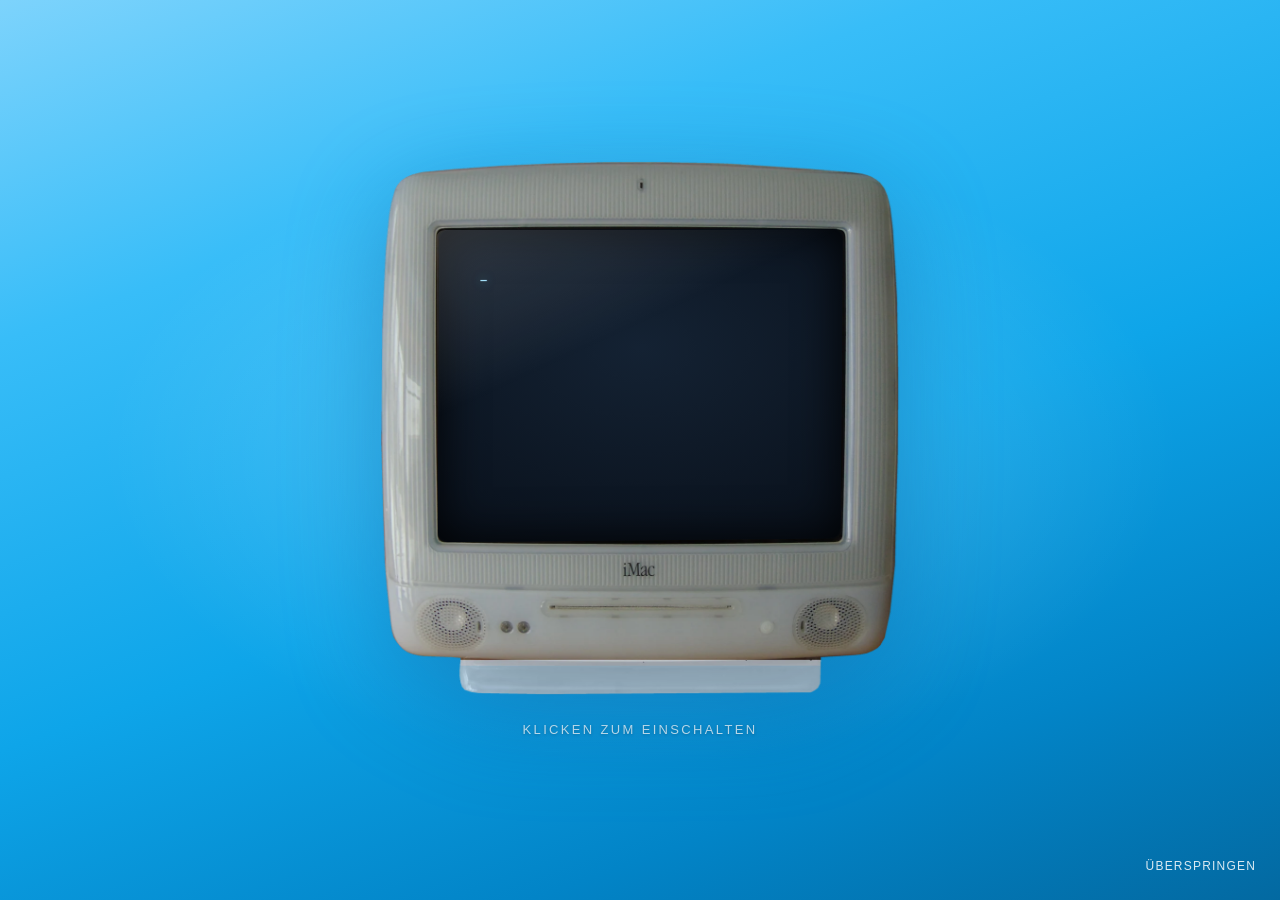
<file: index.html>
<!doctype html>
<html lang="de-CH" class="no-js">
<head>
  <meta charset="utf-8">
  <meta name="viewport" content="width=device-width, initial-scale=1, viewport-fit=cover">
  <title>Matteo Lehnert, Plattformentwickler in Zürich</title>
  <meta name="description" content="Matteo Lehnert, Informatiker EFZ Plattformentwicklung in Ausbildung bei Sunrise in Zürich. Netzwerk, Linux und Automatisierung. Projekte, Werdegang und Kontakt.">
  <meta name="keywords" content="Matteo Lehnert, Plattformentwickler, Informatiker EFZ, Plattformentwicklung, Sunrise, Zürich, Netzwerk, Linux, Ansible, Terraform, Portfolio">
  <meta name="author" content="Matteo Lehnert">
  <meta name="robots" content="index, follow, max-image-preview:large">
  <meta name="theme-color" content="#0ea5e9">
  <meta name="format-detection" content="telephone=no">
  <link rel="canonical" href="https://matteolehnert.com/">
  <link rel="alternate" hreflang="de-CH" href="https://matteolehnert.com/">
  <link rel="alternate" hreflang="x-default" href="https://matteolehnert.com/">

  <meta name="geo.region" content="CH-ZH">
  <meta name="geo.placename" content="Zürich">

  <meta property="og:type" content="profile">
  <meta property="og:site_name" content="Matteo Lehnert">
  <meta property="og:url" content="https://matteolehnert.com/">
  <meta property="og:title" content="Matteo Lehnert, Plattformentwickler in Zürich">
  <meta property="og:description" content="Informatiker EFZ Plattformentwicklung in Ausbildung bei Sunrise in Zürich. Projekte, Werdegang und Kontakt.">
  <meta property="og:image" content="https://matteolehnert.com/og.png">
  <meta property="og:image:width" content="1200">
  <meta property="og:image:height" content="630">
  <meta property="og:image:alt" content="Matteo Lehnert, Plattformentwickler in Zürich">
  <meta property="og:locale" content="de_CH">
  <meta property="profile:first_name" content="Matteo">
  <meta property="profile:last_name" content="Lehnert">
  <meta name="twitter:card" content="summary_large_image">
  <meta name="twitter:title" content="Matteo Lehnert, Plattformentwickler in Zürich">
  <meta name="twitter:description" content="Informatiker EFZ Plattformentwicklung in Ausbildung bei Sunrise in Zürich.">
  <meta name="twitter:image" content="https://matteolehnert.com/og.png">

  <link rel="icon" href="favicon.svg" type="image/svg+xml">
  <link rel="apple-touch-icon" href="apple-touch-icon.png">
  <link rel="manifest" href="site.webmanifest">
  <link rel="preload" href="assets/fonts/geist-mono.woff2" as="font" type="font/woff2" crossorigin>
  <link rel="stylesheet" href="assets/css/site.css?v=4">

  <script>
    document.documentElement.classList.replace('no-js', 'js');
    try { if (sessionStorage.getItem('ml-booted')) document.documentElement.classList.add('booted'); } catch (e) {}
  </script>
  <script type="module" src="assets/js/main.js?v=4"></script>

  <script type="application/ld+json">
  {
    "@context": "https://schema.org",
    "@graph": [
      {
        "@type": "Person",
        "@id": "https://matteolehnert.com/#person",
        "name": "Matteo Lehnert",
        "givenName": "Matteo",
        "familyName": "Lehnert",
        "url": "https://matteolehnert.com/",
        "image": "https://matteolehnert.com/assets/img/portrait.jpg",
        "jobTitle": "Informatiker EFZ Plattformentwicklung (in Ausbildung)",
        "worksFor": { "@type": "Organization", "name": "Sunrise", "url": "https://www.sunrise.ch/" },
        "alumniOf": { "@type": "EducationalOrganization", "name": "BBW Berufsbildungsschule Winterthur" },
        "address": { "@type": "PostalAddress", "addressLocality": "Zürich", "addressRegion": "ZH", "addressCountry": "CH" },
        "email": "mailto:matteolehnert@gmail.com",
        "knowsLanguage": ["de", "en"],
        "knowsAbout": ["Netzwerktechnik", "Routing", "BGP", "OSPF", "MPLS", "Linux", "Ansible", "Terraform", "OpenStack", "Docker", "Python", "React"],
        "sameAs": ["https://github.com/MatteoLehn", "https://www.linkedin.com/in/matteo-lehnert/", "https://www.instagram.com/matteo.lhnt/"]
      },
      {
        "@type": "WebSite",
        "@id": "https://matteolehnert.com/#website",
        "url": "https://matteolehnert.com/",
        "name": "Matteo Lehnert",
        "inLanguage": "de-CH",
        "author": { "@id": "https://matteolehnert.com/#person" }
      },
      {
        "@type": "ProfilePage",
        "url": "https://matteolehnert.com/",
        "name": "Matteo Lehnert, Plattformentwickler in Zürich",
        "inLanguage": "de-CH",
        "mainEntity": { "@id": "https://matteolehnert.com/#person" },
        "isPartOf": { "@id": "https://matteolehnert.com/#website" }
      }
    ]
  }
  </script>
</head>
<body>
  <svg class="defs" aria-hidden="true" width="0" height="0">
    <defs>
      <linearGradient id="g-folder" x1="0" y1="0" x2="0" y2="1"><stop offset="0" stop-color="#9fd6fb"/><stop offset=".55" stop-color="#4aa3ef"/><stop offset="1" stop-color="#2a7fd6"/></linearGradient>
      <linearGradient id="g-folder-tab" x1="0" y1="0" x2="0" y2="1"><stop offset="0" stop-color="#7cc0f5"/><stop offset="1" stop-color="#3d8fe0"/></linearGradient>
      <linearGradient id="g-paper" x1="0" y1="0" x2="0" y2="1"><stop offset="0" stop-color="#ffffff"/><stop offset="1" stop-color="#e4e4e4"/></linearGradient>
      <linearGradient id="g-term" x1="0" y1="0" x2="0" y2="1"><stop offset="0" stop-color="#4a4f57"/><stop offset=".5" stop-color="#1c1f24"/><stop offset="1" stop-color="#0b0c0e"/></linearGradient>
      <linearGradient id="g-gloss" x1="0" y1="0" x2="0" y2="1"><stop offset="0" stop-color="#fff" stop-opacity=".75"/><stop offset="1" stop-color="#fff" stop-opacity="0"/></linearGradient>
    </defs>
    <symbol id="i-folder" viewBox="0 0 64 64">
      <path d="M5 14a3 3 0 0 1 3-3h15l5 5h28a3 3 0 0 1 3 3v4H5z" fill="url(#g-folder-tab)" stroke="#1d5fa8"/>
      <path d="M5 20h54v31a3 3 0 0 1-3 3H8a3 3 0 0 1-3-3z" fill="url(#g-folder)" stroke="#1d5fa8"/>
      <path d="M7 22h50v9H7z" fill="url(#g-gloss)"/>
    </symbol>
    <symbol id="i-doc" viewBox="0 0 64 64">
      <path d="M14 5h26l12 12v42H14z" fill="url(#g-paper)" stroke="#8b8b8b"/>
      <path d="M40 5v12h12" fill="#f2f2f2" stroke="#8b8b8b"/>
      <path d="M20 26h24M20 32h24M20 38h24M20 44h16" stroke="#b5b5b5" stroke-width="2" stroke-linecap="round"/>
    </symbol>
    <symbol id="i-term" viewBox="0 0 64 64">
      <rect x="6" y="9" width="52" height="46" rx="7" fill="url(#g-term)" stroke="#000"/>
      <path d="M17 25l8 7-8 7M30 41h14" fill="none" stroke="#7dff9c" stroke-width="3" stroke-linecap="round" stroke-linejoin="round"/>
      <rect x="8" y="11" width="48" height="14" rx="5" fill="url(#g-gloss)" opacity=".35"/>
    </symbol>
    <symbol id="i-mail" viewBox="0 0 64 64">
      <rect x="6" y="14" width="52" height="36" rx="4" fill="url(#g-paper)" stroke="#8b8b8b"/>
      <path d="M7 16l25 19 25-19" fill="none" stroke="#8b8b8b" stroke-width="2"/>
      <rect x="44" y="18" width="9" height="10" rx="1" fill="url(#g-folder)" stroke="#1d5fa8"/>
    </symbol>
    <symbol id="i-user" viewBox="0 0 64 64">
      <circle cx="32" cy="32" r="26" fill="url(#g-folder)" stroke="#1d5fa8"/>
      <circle cx="32" cy="26" r="9" fill="#fff" opacity=".95"/>
      <path d="M15 49c3-9 10-13 17-13s14 4 17 13a26 26 0 0 1-34 0z" fill="#fff" opacity=".95"/>
      <path d="M10 26a23 18 0 0 1 44 0z" fill="url(#g-gloss)" opacity=".7"/>
    </symbol>
    <symbol id="i-hobby" viewBox="0 0 64 64">
      <rect x="8" y="20" width="8" height="24" rx="2" fill="url(#g-term)" stroke="#000"/>
      <rect x="48" y="20" width="8" height="24" rx="2" fill="url(#g-term)" stroke="#000"/>
      <rect x="16" y="24" width="6" height="16" rx="2" fill="#555" stroke="#000"/>
      <rect x="42" y="24" width="6" height="16" rx="2" fill="#555" stroke="#000"/>
      <rect x="22" y="29" width="20" height="6" rx="2" fill="url(#g-paper)" stroke="#777"/>
      <rect x="9" y="21" width="6" height="8" rx="2" fill="url(#g-gloss)" opacity=".4"/>
      <rect x="49" y="21" width="6" height="8" rx="2" fill="url(#g-gloss)" opacity=".4"/>
    </symbol>
    <symbol id="i-cv" viewBox="0 0 64 64">
      <path d="M14 5h26l12 12v42H14z" fill="url(#g-paper)" stroke="#8b8b8b"/>
      <path d="M40 5v12h12" fill="#f2f2f2" stroke="#8b8b8b"/>
      <circle cx="25" cy="25" r="5" fill="url(#g-folder)" stroke="#1d5fa8"/>
      <path d="M34 22h12M34 28h10M20 38h26M20 44h26M20 50h16" stroke="#b5b5b5" stroke-width="2" stroke-linecap="round"/>
    </symbol>
    <symbol id="i-arrow" viewBox="0 0 10 10"><path d="M2 8 8 2M3.2 2H8v4.8" fill="none" stroke="currentColor" stroke-width="1.3"/></symbol>
  </svg>

  <!-- Einstieg: iMac einschalten, dann Zoom in den Bildschirm -->
  <div class="boot" id="boot">
    <div class="rig" id="rig">
      <button class="crt" id="power" type="button" aria-label="Computer einschalten und Seite betreten">
        <img src="assets/img/imac-snow.webp" alt="" width="1100" height="1134" decoding="async">
        <span class="crt-shine" aria-hidden="true"></span>
        <span class="crt-screen" id="crt-screen"><span class="boot-log" id="boot-log">_</span></span>
      </button>
    </div>
    <p class="boot-hint">Klicken zum Einschalten</p>
    <button class="boot-skip" id="skip" type="button">Überspringen</button>
  </div>

  <div class="desk" id="desk" data-field>
    <canvas class="wall" id="field" aria-hidden="true"></canvas>

    <header class="menubar">
      <div class="menu-wrap">
        <button class="menu-btn menu-logo" type="button" aria-haspopup="true" aria-expanded="false">MatteOS</button>
        <div class="menu" hidden>
          <button type="button" data-open="portfolio">Über MatteOS</button>
          <button type="button" data-action="reboot">Neu starten</button>
        </div>
      </div>
      <div class="menu-wrap">
        <button class="menu-btn" type="button" aria-haspopup="true" aria-expanded="false">Gehe zu</button>
        <div class="menu" hidden>
          <button type="button" data-open="about">Über mich</button>
          <button type="button" data-open="projekte">Projekte</button>
          <button type="button" data-open="schule">Schule</button>
          <button type="button" data-open="hobbys">Hobbys</button>
          <button type="button" data-open="werdegang">Werdegang</button>
          <button type="button" data-open="kontakt">Kontakt</button>
          <button type="button" data-open="terminal">Terminal</button>
        </div>
      </div>
      <div class="menu-wrap">
        <button class="menu-btn" type="button" aria-haspopup="true" aria-expanded="false">Fenster</button>
        <div class="menu" hidden>
          <button type="button" data-action="min-all">Alle minimieren</button>
          <button type="button" data-action="close-all">Alle schliessen</button>
        </div>
      </div>
      <div class="menu-wrap menu-links">
        <button class="menu-btn" type="button" aria-haspopup="true" aria-expanded="false">Links</button>
        <div class="menu" hidden>
          <a href="https://github.com/MatteoLehn" target="_blank" rel="noopener">GitHub</a>
          <a href="https://www.linkedin.com/in/matteo-lehnert/" target="_blank" rel="noopener">LinkedIn</a>
          <a href="https://www.instagram.com/matteo.lhnt/" target="_blank" rel="noopener">Instagram</a>
        </div>
      </div>
      <span class="menubar-right">Zürich <time id="clock">--:--:--</time></span>
    </header>

    <nav class="icons" aria-label="Desktop">
      <button class="icon" type="button" data-open="projekte"><svg><use href="#i-folder"/></svg><span>Projekte</span></button>
      <button class="icon" type="button" data-open="schule"><svg><use href="#i-folder"/></svg><span>Schule</span></button>
      <button class="icon" type="button" data-open="hobbys"><svg><use href="#i-hobby"/></svg><span>Hobbys</span></button>
      <button class="icon" type="button" data-open="about"><svg><use href="#i-doc"/></svg><span>Über mich</span></button>
      <button class="icon" type="button" data-open="werdegang"><svg><use href="#i-doc"/></svg><span>Werdegang</span></button>
    </nav>

    <main class="stage" id="stage" aria-label="Fenster"></main>

    <!-- Dock: Programme links, minimierte Fenster rechts vom Trenner -->
    <nav class="dock" id="taskbar" aria-label="Dock">
      <button class="dock-app" type="button" data-open="about" data-app="about"><svg aria-hidden="true"><use href="#i-user"/></svg><span class="tip">Über mich</span></button>
      <button class="dock-app" type="button" data-open="projekte" data-app="projekte"><svg aria-hidden="true"><use href="#i-folder"/></svg><span class="tip">Projekte</span></button>
      <button class="dock-app" type="button" data-open="schule" data-app="schule"><svg aria-hidden="true"><use href="#i-folder"/></svg><span class="tip">Schule</span></button>
      <button class="dock-app" type="button" data-open="hobbys" data-app="hobbys"><svg aria-hidden="true"><use href="#i-hobby"/></svg><span class="tip">Hobbys</span></button>
      <button class="dock-app" type="button" data-open="werdegang" data-app="werdegang"><svg aria-hidden="true"><use href="#i-cv"/></svg><span class="tip">Werdegang</span></button>
      <button class="dock-app" type="button" data-open="terminal" data-app="terminal"><svg aria-hidden="true"><use href="#i-term"/></svg><span class="tip">Terminal</span></button>
      <button class="dock-app" type="button" data-open="kontakt" data-app="kontakt"><svg aria-hidden="true"><use href="#i-mail"/></svg><span class="tip">Kontakt</span></button>
      <span class="dock-sep" aria-hidden="true"></span>
      <span class="dock-wins" id="dock-wins" aria-label="Minimierte Fenster"></span>
    </nav>
  </div>

  <template id="tpl-win">
    <section class="win" role="dialog">
      <header class="win-bar">
        <span class="lights">
          <button class="light light-close" type="button" data-action="close" aria-label="Schliessen"></button>
          <button class="light light-min" type="button" data-action="min" aria-label="Minimieren"></button>
          <button class="light light-max" type="button" data-action="max" aria-label="Vollbild"></button>
        </span>
        <h2 class="win-title"></h2>
      </header>
      <div class="win-body"></div>
    </section>
  </template>

  <!-- Alle Inhalte. Beim Öffnen wandert der Inhalt in sein Fenster. -->
  <div class="views" id="views">

    <!-- ============================== Über mich -->
    <article class="view about" data-view="about" data-title="Über mich" data-w="780">
      <figure class="portrait">
        <div class="portrait-frame">
          <canvas class="portrait-canvas" id="ascii" role="img" aria-label="Porträt von Matteo Lehnert"></canvas>
          <img class="portrait-fallback" src="assets/img/portrait.jpg" alt="Porträt von Matteo Lehnert" width="900" height="1200" loading="lazy" decoding="async">
        </div>
        <figcaption class="cap"><span id="ascii-count">portrait.jpg</span><span class="only-fine">Maus drüber: Farbe</span></figcaption>
      </figure>
      <div>
        <h1 class="h1">Matteo Lehnert</h1>
        <p class="lead">Ich bin im vierten Lehrjahr als Informatiker EFZ Plattformentwicklung bei Sunrise in Zürich und arbeite mit Routern und Linux-Servern.</p>
        <p>Mich interessiert Netzwerktechnik auf allen Layern, vom Kabel bis zum Routing. Im Herbst 2026 war ich für ein Praktikum einen Monat in Stockholm, bei Nrlyze. Nebenbei baue ich Websites, zum Beispiel litho.ch. Ausserhalb der Arbeit trainiere ich MMA und Kraft, und ich laufe Langstrecke.</p>
        <dl class="facts">
          <div><dt>Ort</dt><dd>Zürich</dd></div>
          <div><dt>Jahrgang</dt><dd>2007</dd></div>
          <div><dt>Lehrabschluss</dt><dd>Sommer 2027</dd></div>
          <div><dt>Sprachen</dt><dd>Deutsch, Englisch</dd></div>
        </dl>
        <p class="row"><button class="btn btn-primary" type="button" data-open="projekte">Projekte öffnen</button><button class="btn" type="button" data-open="kontakt">Kontakt</button></p>
      </div>
    </article>

    <!-- ============================== Ordner: Projekte -->
    <article class="view folder" data-view="projekte" data-title="Projekte" data-w="660">
      <ul class="grid">
        <li><button type="button" data-open="nrlyze"><span class="thumb"><img src="assets/img/t-nrlyze.webp" alt="" width="640" height="400" loading="lazy" decoding="async"></span><span class="name">Nrlyze, Stockholm</span><span class="sub">Praktikum 2026</span></button></li>
        <li><button type="button" data-open="litho"><span class="thumb"><img src="assets/img/t-litho.webp" alt="" width="640" height="400" loading="lazy" decoding="async"></span><span class="name">litho.ch</span><span class="sub">Website 2025</span></button></li>
        <li><button type="button" data-open="portfolio"><span class="thumb"><img src="assets/img/t-portfolio.webp" alt="" width="640" height="400" loading="lazy" decoding="async"></span><span class="name">matteolehnert.com</span><span class="sub">Diese Seite 2026</span></button></li>
      </ul>
    </article>

    <!-- ============================== Ordner: Schule -->
    <article class="view folder" data-view="schule" data-title="Schule" data-w="800">
      <ul class="grid">
        <li><button type="button" data-open="va"><span class="thumb"><img src="assets/img/t-va.webp" alt="" width="640" height="400" loading="lazy" decoding="async"></span><span class="name">Vertiefungsarbeit</span><span class="sub">ABU, 4. Lehrjahr</span></button></li>
        <li><button type="button" data-open="probe-va"><span class="thumb"><img src="assets/img/t-probe-va.webp" alt="" width="640" height="400" loading="lazy" decoding="async"></span><span class="name">Probe-VA</span><span class="sub">ABU, 3. Lehrjahr</span></button></li>
        <li><button type="button" data-open="fridge"><span class="thumb"><img src="assets/img/t-fridge.webp" alt="" width="640" height="400" loading="lazy" decoding="async"></span><span class="name">Smart Fridge</span><span class="sub">M241 und M245</span></button></li>
        <li><button type="button" data-open="module"><span class="thumb thumb-icon"><svg aria-hidden="true"><use href="#i-doc"/></svg></span><span class="name">Module.txt</span><span class="sub">Was ich gelernt habe</span></button></li>
      </ul>
    </article>

    <!-- ============================== Projekt: Nrlyze -->
    <article class="view detail" data-view="nrlyze" data-title="Nrlyze, Stockholm" data-w="800">
      <figure class="photo photo-wide">
        <img src="assets/img/p/sth-slussen.webp" alt="Blick über Slussen in Stockholm unter Wolken" width="1400" height="1050" loading="lazy" decoding="async">
        <figcaption>Blick über Slussen. Alle Fotos auf dieser Seite habe ich selbst gemacht.</figcaption>
      </figure>
      <h1 class="h2">Ein Monat in Stockholm</h1>
      <p class="meta">Praktikum als Software Developer bei Nrlyze, 19. September bis 18. Oktober 2026, über Erasmus+</p>
      <p>Im Herbst 2026 habe ich vier Wochen in Stockholm gelebt und bei Nrlyze gearbeitet. Das Team ist klein. Gesprochen, geschrieben und dokumentiert wurde auf Englisch.</p>

      <figure class="photo photo-wide">
        <img src="assets/img/p/sth-team.webp" alt="Matteo mit drei Leuten aus dem Team vor dem Nrlyze-Logo im Büro" width="1400" height="1050" loading="lazy" decoding="async">
        <figcaption>Mit dem Team im Büro von Nrlyze</figcaption>
      </figure>

      <h2 class="h3">Alle Server hinter eine Firewall</h2>
      <p>Nrlyze betreibt seine Server in einer OpenStack-Cloud. Sie sollten alle hinter eine eigene Firewall. Mein Auftrag war, diesen Umzug vorzubereiten: einmal ganz durchspielen, ohne die Produktion anzufassen, und so aufschreiben, dass jemand anders ihn danach an den echten Servern wiederholen kann.</p>
      <p>Zuerst habe ich mit Terraform und Ansible eine Sandbox gebaut, die gleich aufgebaut ist wie die Produktion. Die Skripte prüfen bei jedem Lauf, in welchem Projekt sie arbeiten. Zeigen sie auf etwas anderes als die Sandbox, brechen sie ab. In dieser Kopie habe ich eine OPNsense-Firewall aufgesetzt, den Zugang über WireGuard gelöst und die sechs Server in fünf Etappen hinter die Firewall gezogen, mit einem Test nach jeder Etappe.</p>

      <div class="pane"><canvas class="scene" data-scene="firewall" role="img" aria-label="Schema: sechs Server ziehen nacheinander hinter eine Firewall"></canvas></div>
      <p class="caption">Schema: Die sechs Server ziehen in den Etappen A, B, C, D1 und D2 hinter die OPNsense-Firewall.</p>

      <p>Am Schluss kam die Übergabe. Alle Firewall- und NAT-Regeln, DNS-Einträge und Security Groups stehen in einem Dokument, das man in einer Sitzung durchgehen und abnehmen kann. Dazu habe ich je ein Runbook für Sandbox und Produktion geschrieben, einen Rebuild-Guide, ein Änderungsprotokoll und eine Anleitung, wie eine andere Person das ganze Kit mit ihrem eigenen Schlüssel benutzt.</p>

      <h2 class="h3">Ein Vorschlag für die Kunden-VPNs</h2>
      <p>Für die VPN-Verbindungen zu Kunden habe ich ein eigenes Gateway vorgeschlagen. Jeder Kunde bekommt einen isolierten Container. Für WireGuard, OpenVPN und IPsec gibt es je eine Vorlage, die Geheimnisse kommen aus dem Passwort-Tresor, und ausgerollt wird mit Ansible.</p>

      <div class="gallery gallery-pair">
        <figure><img src="assets/img/p/sth-strasse.webp" alt="Strasse mit Altbauten in Stockholm im Abendlicht" width="1400" height="1050" loading="lazy" decoding="async"><figcaption>Abendlicht in der Stadt</figcaption></figure>
        <figure><img src="assets/img/p/sth-haus.webp" alt="Helles Eckhaus an einem Platz in Stockholm" width="788" height="1400" loading="lazy" decoding="async"><figcaption>Auf dem Weg zur Arbeit</figcaption></figure>
      </div>

      <h2 class="h3">Was ich mitnehme</h2>
      <p>Änderungen erst in der Sandbox, dann in der Produktion. Keine Passwörter oder Schlüssel in Git. Unter Windows läuft alles in WSL2. Im Alltag habe ich gelernt, wie ein Entwicklerteam arbeitet: Anforderungen besprechen, Code gegenseitig reviewen, testen und erst dann ausrollen.</p>
      <p class="tech">OpenStack, Terraform, Ansible, OPNsense, WireGuard, Docker, WSL2</p>
    </article>

    <!-- ============================== Projekt: litho.ch -->
    <article class="view detail" data-view="litho" data-title="litho.ch" data-w="820">
      <div class="browser">
        <div class="browser-bar">
          <button type="button" id="shot-prev" aria-label="Vorheriger Screenshot">&lsaquo;</button>
          <button type="button" id="shot-next" aria-label="Nächster Screenshot">&rsaquo;</button>
          <span class="url" id="shot-url">https://www.litho.ch/</span>
        </div>
        <div class="shot"><img id="shot" src="assets/img/litho-1.webp" alt="litho.ch, Startseite" width="1440" height="900" loading="lazy" decoding="async"></div>
      </div>
      <p class="caption">Startseite, Portfolio und Service</p>
      <h1 class="h2">litho.ch</h1>
      <p class="meta">Website für LiTHO, Bildbearbeitung und Lithografie in Zürich, online seit 2025</p>
      <p>LiTHO bearbeitet Bilder für Druck und Web: Retusche, Farbkorrektur, Composing. Ich habe die Seite als React-App gebaut; im Mittelpunkt stehen die Arbeiten.</p>
      <ul class="list">
        <li>Portfolio als Raster in Graustufen, dazu Detailseiten mit Karussell und Zähler</li>
        <li>Vorher und nachher: ein Schieberegler über dem Bild zeigt, was retuschiert wurde</li>
        <li>Kontaktformular über EmailJS, reCAPTCHA gegen Spam</li>
        <li>Sitemap und Meta-Tags pro Seite, Impressum und Datenschutz als eigene Seiten</li>
      </ul>
      <p class="tech">React 19, React Router, EmailJS, reCAPTCHA, CSS</p>
      <p class="row"><a class="btn btn-primary" href="https://www.litho.ch/" target="_blank" rel="noopener">litho.ch öffnen</a></p>
    </article>

    <!-- ============================== Projekt: diese Seite -->
    <article class="view detail" data-view="portfolio" data-title="matteolehnert.com" data-w="720">
      <figure class="photo"><img src="og.png" alt="Startbild der Seite: weisser iMac auf blauem Verlauf" width="1200" height="630" loading="lazy" decoding="async"></figure>
      <h1 class="h2">Wie diese Seite entstanden ist</h1>
      <p class="meta">Version 3, November 2026</p>
      <p>Die erste Version war eine einfache Seite in Blau mit Lebenslauf. Für Version 3 wollte ich etwas Eigenes: einen alten Computer, den man einschaltet, und dahinter einen Desktop mit Ordnern und Fenstern, die man minimieren und auf Vollbild stellen kann.</p>
      <p>Gebaut habe ich sie zusammen mit Claude Code, einem KI-Assistenten im Terminal. Ich habe die Richtung vorgegeben, Entwürfe verworfen und Rückmeldungen gegeben; Claude hat den Code geschrieben und im Browser getestet.</p>
      <ul class="list">
        <li>Vorbilder: tommybiglow.com für den Aqua-Look und den Zoom in den Bildschirm, madebyigor.com/lab für die einfache Bedienung, ivan.technology für die generativen Grafiken. Ihren JavaScript-Code haben wir mit dem Reverse-Engineering-Werkzeug rea untersucht. Übernommen sind Ideen und Zahlenwerte, keine Bilder.</li>
        <li>Reines HTML, CSS und JavaScript ohne Framework. Das Netz im Hintergrund zeichnet ein Canvas, das Porträt ein eigener WebGL-Shader.</li>
        <li>Die Screenshots von litho.ch kommen aus einem Edge ohne Fenster, gesteuert über das DevTools-Protokoll. Fotos und Video sind mit ffmpeg verkleinert, ohne Metadaten.</li>
      </ul>
      <p class="tech">Claude Code, rea, HTML, CSS, JavaScript, Canvas, WebGL, ffmpeg, GitHub Pages</p>
      <p class="row"><a class="btn btn-primary" href="https://github.com/MatteoLehn/MatteoLehnertDomain" target="_blank" rel="noopener">Quellcode auf GitHub</a><a class="btn" href="print.html" target="_blank" rel="noopener">Lebenslauf als Würfel drucken</a></p>
      <p class="credit">Foto iMac G3: <a href="https://commons.wikimedia.org/wiki/File:IMac_G3_Neige.png" target="_blank" rel="noopener">True Tech Talk Time</a>, <a href="https://creativecommons.org/licenses/by-sa/4.0/" target="_blank" rel="noopener">CC BY-SA 4.0</a>, Fuss farblich angepasst. Alle anderen Fotos sind von mir. Schriften: Geist Mono, Geist und Instrument Serif, SIL Open Font License.</p>
    </article>

    <!-- ============================== Schule: VA -->
    <article class="view detail" data-view="va" data-title="Vertiefungsarbeit" data-w="800">
      <div class="gallery gallery-va">
        <figure><img src="assets/img/p/va-25.webp" alt="Startbogen am Kyburglauf" width="1200" height="900" loading="lazy" decoding="async"><figcaption>Start am Kyburglauf</figcaption></figure>
        <figure><img src="assets/img/p/va-36.webp" alt="Matteo in pinker Helferweste mit Absperrband am Kyburglauf" width="680" height="1200" loading="lazy" decoding="async"><figcaption>Mein Posten an der Strecke</figcaption></figure>
        <figure><img src="assets/img/p/va-8.webp" alt="Matteo beim Aufbau vor dem Schloss Hegi" width="900" height="1200" loading="lazy" decoding="async"><figcaption>Aufbau beim Schloss Hegi</figcaption></figure>
      </div>
      <h1 class="h2">Ohne Freiwillige kein Lauf</h1>
      <p class="meta">Vertiefungsarbeit im Allgemeinbildenden Unterricht, Oberthema Gesellschaftliches Engagement, Abgabe am 25. November 2026</p>
      <p>Die VA ist die grosse Einzelarbeit im letzten Lehrjahr. Mein Thema ist Freiwilligenarbeit an Laufveranstaltungen. Sonst stehe ich als Läufer auf der anderen Seite vom Absperrband, also habe ich selbst mitgeholfen: am 7. November 2026 am Kyburglauf und beim Aufbau für den Hegemer Chlauslauf.</p>
      <ul class="list">
        <li>Theorie: was Freiwilligenarbeit ist, wie verbreitet sie in der Schweiz ist und wie ein Lauf übers Jahr organisiert wird</li>
        <li>Modellrechnung für den Kyburglauf: welche bezahlten Stunden die Freiwilligen ersetzen und welche Kosten trotzdem bleiben</li>
        <li>Erlebnisbericht mit eigenen Fotos: mein Posten am Start, die Kinderläufe, der Aufbau am Chlauslauf</li>
        <li>Interviews mit dem OK-Präsidenten des Kyburglaufs, dem Vizepräsidenten des gurtenCLASSIC und einem erfahrenen Marathonläufer</li>
        <li>Projektbeschrieb, Arbeitsjournal, Zeitungsquellen und eine Grafik aus dem Freiwilligen-Monitor Schweiz</li>
      </ul>
      <p class="tech" data-label="Aspekte">Identität und Sozialisation, Wirtschaft</p>
    </article>

    <!-- ============================== Schule: Probe-VA -->
    <article class="view detail" data-view="probe-va" data-title="Probe-VA" data-w="760">
      <div class="gallery gallery-pva">
        <figure><img src="assets/img/p/pva-roulette.webp" alt="Leerer Roulette-Tisch mit roten Sesseln im Casino" width="1400" height="1050" loading="lazy" decoding="async"></figure>
        <figure><img src="assets/img/p/pva-automaten.webp" alt="Zwei Spielautomaten mit Bildschirmen" width="1400" height="1050" loading="lazy" decoding="async"></figure>
        <figure><img src="assets/img/p/pva-saal.webp" alt="Spielsaal mit rotem Teppich und Rolltreppen" width="1400" height="1050" loading="lazy" decoding="async"></figure>
        <figure><img src="assets/img/p/pva-flyer.webp" alt="Flyer zur Spielsucht-Prävention in einem Ständer im Casino" width="1050" height="1400" loading="lazy" decoding="async"></figure>
      </div>
      <p class="caption">Unser Besuch im Casino. Fotos: Probe-VA-Gruppe</p>
      <h1 class="h2">Probe-VA: Wenn Spielen zur Sucht wird</h1>
      <p class="meta">Übungsdurchgang für die Vertiefungsarbeit, 3. Lehrjahr, Gruppe zu dritt</p>
      <p>Bevor die echte VA kommt, spielt man den ganzen Ablauf einmal in der Gruppe durch. Unser Thema war Geldspiel: Ursachen, Folgen und Prävention von Glücksspielsucht. Wir waren in einem Casino und haben angeschaut, wie es dort aussieht und welche Hilfe angeboten wird. Bei einer Fachstelle für Suchtprävention haben wir ein Interview geführt.</p>
      <ul class="list">
        <li>Projektbeschrieb in mehreren Versionen bis zur definitiven Fassung</li>
        <li>Interviews vorbereitet, aufgenommen und abgeschrieben</li>
        <li>Theorieteil, Erlebnisbericht und eine Reflexion pro Person</li>
        <li>Arbeitsjournal über die ganze Zeit</li>
      </ul>
      <p>Für die echte VA habe ich mitgenommen: Interviews sofort abschreiben, das Journal jeden Tag führen und Quellen von Anfang an sauber notieren.</p>
    </article>

    <!-- ============================== Schule: Smart Fridge -->
    <article class="view detail" data-view="fridge" data-title="Smart Fridge" data-w="800">
      <div class="pane"><canvas class="scene" data-scene="fridge" role="img" aria-label="Schema: Kameras im Kühlschrank, Tunnel ins Homelab, Modell zählt Bananen, AWS schickt eine SMS"></canvas></div>
      <p class="caption">Ablauf als Schema: Foto, Tunnel, Modell, SMS</p>
      <h1 class="h2">Smart Fridge</h1>
      <p class="meta">Module M241 und M245, Zweierteam, Mai 2026 bis Februar 2027 (läuft)</p>
      <p>Die Idee aus dem Projektantrag "Smart Shopping": Kameras im Kühlschrank fotografieren den Inhalt, ein selbst trainiertes YOLO-Modell zählt die Lebensmittel, zuerst nur Bananen. Liegen nur noch zwei da, schickt AWS eine SMS. In M241 haben wir die Idee mit Antrag und Marktanalyse geplant, in M245 setzen wir sie um.</p>
      <div class="gallery gallery-2">
        <figure><img src="assets/img/p/fridge-netz.webp" alt="Netzplan: Kameras, Haupt-Kamera, Tunnel ins Homelab" width="1200" height="414" loading="lazy" decoding="async"><figcaption>Netzplan</figcaption></figure>
        <figure><img src="assets/img/p/fridge-ablauf.webp" alt="Ablauf der Bildaufnahme mit Aufwachen, Foto, Upload, Schlaf" width="938" height="640" loading="lazy" decoding="async"><figcaption>Ablauf einer Kamera</figcaption></figure>
      </div>
      <ul class="list">
        <li>Mehrere ESP32-CAMs mit Akku wachen auf, machen ein Foto, laden es hoch und schlafen vier Stunden</li>
        <li>Die Haupt-Kamera spannt ein eigenes WLAN auf und baut einen WireGuard-Tunnel ins Homelab; vorher holt sie die Uhrzeit per NTP, sonst schlägt der Handshake fehl</li>
        <li>Auf einem Proxmox-Server zählt das YOLO-Modell die Bananen, der Bestand landet in DynamoDB</li>
        <li>Eine Lambda-Funktion prüft den Schwellwert, SNS verschickt die SMS</li>
        <li>Budget laut Antrag rund 95 Franken; Lambda und DynamoDB laufen im Gratis-Kontingent</li>
      </ul>
      <p class="tech">ESP32-CAM, Arduino C++, WireGuard, Proxmox, YOLO, AWS Lambda, DynamoDB, SNS</p>
    </article>

    <!-- ============================== Schule: Module -->
    <article class="view detail doc" data-view="module" data-title="Module.txt" data-w="760">
      <h1 class="h2">Was ich in den Modulen gelernt habe</h1>
      <p class="meta">BBW Berufsbildungsschule Winterthur, 2023 bis 2027</p>
      <p>An der Berufsschule läuft fast alles über Module. Jedes dauert ein paar Wochen und endet meistens mit einer Dokumentation, die ich selbst aufsetze und teste. Hier steht, was davon hängen geblieben ist, nach Themen statt nach Nummern.</p>

      <h2 class="h3">Netzwerke</h2>
      <p class="mods">M117, M129, M145, M300</p>
      <p>Im ersten Lehrjahr haben wir zu zweit das Netz für eine erfundene Firma geplant, die Muster GmbH: Verkabelung im Grundriss, logischer Plan, Materialliste und eine Simulation in Filius. In M129 kamen in Packet Tracer Bridging, Link Aggregation, Spanning Tree und Subnetting dazu.</p>
      <div class="gallery gallery-2">
        <figure class="photo-white"><img src="assets/img/p/m117-plan.webp" alt="Grundriss mit Verkabelung, Netzwerkdosen, Druckern und Router" width="728" height="642" loading="lazy" decoding="async"><figcaption>M117: Verkabelungsplan der Muster GmbH</figcaption></figure>
        <figure class="photo-white"><img src="assets/img/p/m117-logisch.webp" alt="Logischer Netzwerkplan mit Büros, Clients und Druckern" width="957" height="568" loading="lazy" decoding="async"><figcaption>M117: logischer Netzwerkplan</figcaption></figure>
      </div>
      <p>Später wurde es tiefer. In M145 habe ich in GNS3 ein MPLS-Netz aufgebaut. Das kannte ich schon aus dem Core bei Sunrise, aber einmal alles selbst zu konfigurieren ist etwas anderes. In M300 habe ich mit BIND auf Debian einen Nameserver mit eigener Zone betrieben, mit Primary und Secondary, dynamischen Updates per TSIG und Reverse DNS unter IPv6. Bei HTTPS habe ich zwei Subdomains verglichen, eine mit selbst signiertem Zertifikat und eine mit Let's Encrypt, den TLS-Handshake in Wireshark auseinandergenommen und die Zertifikate am Ende über ACME mit dns-01 automatisch erneuern lassen.</p>

      <h2 class="h3">Linux-Server und Dienste</h2>
      <p class="mods">M123, M141, M143</p>
      <p>DHCP auf Ubuntu aufgesetzt und den Ablauf mitgeschnitten, einen DNS-Server installiert, einen Fileserver für die Muster GmbH gebaut. In M143 habe ich TrueNAS mit RAID eingerichtet und dann absichtlich kaputt gemacht: die VM hart abgeschossen, eine Festplatte entfernt und geschaut, ob die Daten noch da sind. Sie waren es. Dazu Backups mit Duplicati und ein Notfallhandbuch.</p>

      <h2 class="h3">Cloud und Automatisierung</h2>
      <p class="mods">M169, M158, M346</p>
      <p>In M169 ging es um Container: Dockerfiles, Docker Compose und cloud-init, das eine Spring-Boot- und eine React-App beim ersten Start fertig installiert. In M158 habe ich das auf ein echtes Projekt angewendet, eine Nextcloud in AWS Fargate. Eine GitLab-Pipeline baut die Images und lädt sie in ECR, ECS startet Nextcloud und MariaDB, die Daten liegen auf EFS und überleben jeden Neustart.</p>
      <figure class="photo photo-white"><img src="assets/img/p/nextcloud-arch.webp" alt="Architektur: CI/CD-Pipeline, ECR, ECS-Service mit Nextcloud und MariaDB, EFS" width="1200" height="800" loading="lazy" decoding="async"><figcaption>M158: Aufbau der Nextcloud in AWS</figcaption></figure>
      <p>M346 war ein ganzes Semester cloud-init und Ansible. Ich habe Playbooks für Nginx, MariaDB, phpMyAdmin, den Node Exporter und sogar einen Minecraft-Server geschrieben. Die meiste Zeit ging an Dinge, die in keiner Anleitung stehen: YAML-Einrückung, SSH-Schlüssel und Verbindungen, die einfach nicht wollten.</p>

      <h2 class="h3">Benutzer und Verzeichnisdienst</h2>
      <p class="mods">M122, M159</p>
      <p>In M122 habe ich Skripte geschrieben, die Konten im Active Directory anlegen, sperren und per GPO einrichten. In M159 kam die grosse Fallstudie: Eine Firma mit 25 Leuten zieht mit ihrer Benutzerverwaltung nach Azure. Windows- und Linux-Clients hängen an der Domäne, Netzlaufwerke pro Abteilung bekommen ihre Rechte nach AGDLP, und Eintritte und Austritte aus einer HR-Liste landen automatisch im AD. Von Konzept über Umsetzung und Testprotokoll bis zur Abnahme habe ich alles allein dokumentiert.</p>

      <h2 class="h3">Sicherheit</h2>
      <p class="mods">M114, M182</p>
      <p>Angefangen hat es mit asymmetrischer Verschlüsselung in M114. In M182 haben wir zu zweit Hogwash kompiliert, ein altes Intrusion-Detection-System, und mit Bait and Switch einen Angreifer auf einen Honeypot umgeleitet. Dazu ein Incident-Plan, wer bei einem Vorfall wen informiert, und ein Konzept gegen Social Engineering.</p>

      <h2 class="h3">Programmieren und Hardware</h2>
      <p class="mods">M319, M216, M164</p>
      <p>Python habe ich in M319 mit einem Notenrechner gelernt, SQL in M164 mit der Datenbank für einen Ticketshop. In M216 haben wir einen ESP32 programmiert, mit Interrupts und Multitasking. Beim Smart Fridge arbeite ich wieder mit dem ESP32.</p>
    </article>

    <!-- ============================== Hobbys -->
    <article class="view detail" data-view="hobbys" data-title="Hobbys" data-w="760">
      <figure class="photo video">
        <video id="hobby-video" src="assets/video/training.mp4" poster="assets/video/training.webp" width="960" height="540" muted loop playsinline controls preload="none" aria-label="Zusammenschnitt aus dem Training: Kreuzheben, Sparring, Bodenkampf und Pratzen"></video>
        <figcaption>Aus meinem Training: Kreuzheben, Sparring, Bodenkampf, Pratzen</figcaption>
      </figure>
      <h1 class="h2">Was ich neben der Arbeit mache</h1>
      <p>Sport ist mein Ausgleich zum Bildschirm. Ich mache Kampfsport, Krafttraining und laufe. Und weil man nur so gut trainiert, wie man isst, beschäftige ich mich seit einer Weile auch mit Ernährung.</p>

      <h2 class="h3">MMA</h2>
      <p>Mixed Martial Arts verbindet Schlagen, Ringen und Bodenkampf. Mir gefällt, dass man nie fertig ist: Im Sparring merkt man sofort, ob eine Technik sitzt oder nicht.</p>

      <h2 class="h3">Laufen</h2>
      <div class="split">
        <figure class="photo"><img src="assets/img/p/marathon.webp" alt="Matteo mit Medaille und Startnummer im Ziel des Prag-Marathons" width="900" height="1200" loading="lazy" decoding="async"><figcaption>Im Ziel in Prag</figcaption></figure>
        <div>
          <p>Ich laufe Langstrecke. Mein grösster Lauf bisher war der Marathon in Prag.</p>
          <p>Ohne Helferinnen und Helfer an der Strecke gäbe es solche Läufe nicht. Darum geht es auch in meiner Vertiefungsarbeit.</p>
          <p class="row"><button class="btn" type="button" data-open="va">Zur Vertiefungsarbeit</button></p>
        </div>
      </div>

      <h2 class="h3">Krafttraining</h2>
      <p>Im Gym mache ich vor allem Grundübungen wie Kreuzheben. Kraft ist die Basis für beides: Sie hilft im Kampf und macht beim Laufen weniger anfällig für Verletzungen.</p>

      <h2 class="h3">Ernährung</h2>
      <p>Nebenbei lerne ich im Selbststudium Ernährungswissenschaft, mit dem frei verfügbaren Lehrbuch Human Nutrition der University of Hawaii. Der Plan hat neun Module: Chemie und Verdauung, Makro- und Mikronährstoffe, Sporternährung, wie man Studien liest. Als Abschlussprojekt schreibe ich einen Wochenplan für jemanden, der Kraft, Laufen und Kampfsport verbindet, also für mich. Ein anerkannter Abschluss ist das nicht. Aber ich weiss jetzt, was auf meinem Teller liegt und warum.</p>
    </article>

    <!-- ============================== Werdegang -->
    <article class="view" data-view="werdegang" data-title="Werdegang" data-w="680">
      <ol class="log">
        <li><p class="when">Seit 2023</p><h3>Informatiker EFZ Plattformentwicklung</h3><p class="where">Sunrise, Zürich</p><p>Basislehrjahr mit überbetrieblichen Kursen am Berufsbildungscenter. Danach im IP-Transport, mit Routing auf Cisco, Huawei und Juniper, und in der Unix-Abteilung mit Red Hat und Ansible.</p></li>
        <li><p class="when">September bis Oktober 2026</p><h3>Praktikum als Software Developer</h3><p class="where">Nrlyze, Stockholm</p><p>Ein Monat über Erasmus+. Cloud-Infrastruktur mit OpenStack, Terraform und Ansible, dazu der Firewall-Umzug.</p></li>
        <li><p class="when">Seit 2023</p><h3>Berufsfachschule</h3><p class="where">BBW Berufsbildungsschule Winterthur</p><p>Module zu Netzwerk, Servern, Cloud und Sicherheit. Qualifikationsverfahren im Sommer 2027.</p></li>
      </ol>
      <div class="skills">
        <div><h3>Netz</h3><ul><li>Cisco IOS</li><li>Huawei VRP</li><li>Juniper Junos</li><li>BGP, OSPF, MPLS</li><li>VLAN, DHCP, DNS</li><li>WireGuard, OPNsense</li></ul></div>
        <div><h3>Server</h3><ul><li>Red Hat, Debian, Ubuntu</li><li>Ansible</li><li>Terraform, OpenStack</li><li>Docker, Proxmox</li><li>Apache, Nginx</li><li>AWS</li></ul></div>
        <div><h3>Code</h3><ul><li>Python</li><li>Bash</li><li>Git</li><li>JavaScript, React</li><li>C++ für ESP32</li></ul></div>
      </div>
    </article>

    <!-- ============================== Kontakt -->
    <article class="view" data-view="kontakt" data-title="Kontakt" data-w="520">
      <p>Am schnellsten erreichst du mich per Mail.</p>
      <a class="mail" href="mailto:matteolehnert@gmail.com">matteolehnert<wbr>@gmail.com</a>
      <p class="row"><a class="btn btn-primary" href="mailto:matteolehnert@gmail.com">Mail schreiben</a><button class="btn" type="button" id="copy-mail"><span class="copy-label">Adresse kopieren</span></button></p>
      <ul class="links">
        <li><a href="https://github.com/MatteoLehn" target="_blank" rel="noopener">GitHub <svg class="arr"><use href="#i-arrow"/></svg></a></li>
        <li><a href="https://www.linkedin.com/in/matteo-lehnert/" target="_blank" rel="noopener">LinkedIn <svg class="arr"><use href="#i-arrow"/></svg></a></li>
        <li><a href="https://www.instagram.com/matteo.lhnt/" target="_blank" rel="noopener">Instagram <svg class="arr"><use href="#i-arrow"/></svg></a></li>
      </ul>
    </article>

    <!-- ============================== Terminal -->
    <article class="view term" data-view="terminal" data-title="Terminal" data-w="620" id="term">
      <div class="term-out" id="term-out" aria-live="polite"></div>
      <form class="term-line" id="term-form" autocomplete="off">
        <label for="term-in">matteo@zrh:~$</label>
        <input id="term-in" type="text" spellcheck="false" autocapitalize="off" autocorrect="off" aria-label="Befehl eingeben">
      </form>
    </article>
  </div>
</body>
</html>
</file>
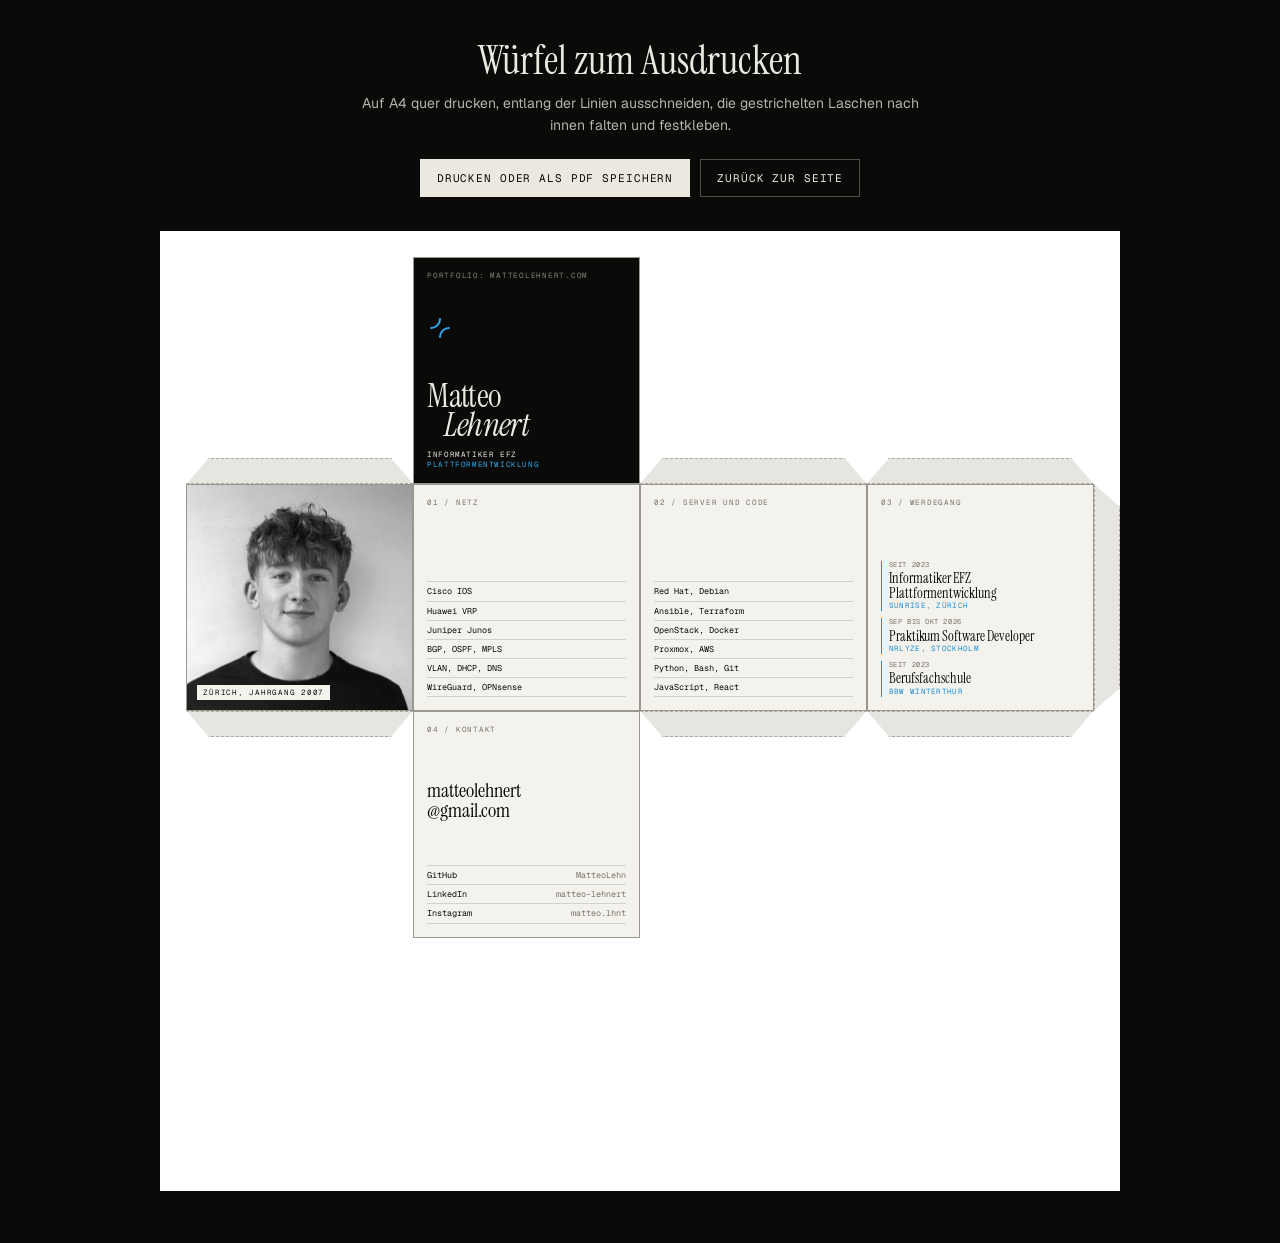
<file: print.html>
<!doctype html>
<html lang="de-CH">
<head>
  <meta charset="utf-8">
  <meta name="viewport" content="width=device-width, initial-scale=1">
  <meta name="robots" content="noindex">
  <title>Matteo Lehnert, Würfel zum Ausdrucken</title>
  <link rel="icon" href="favicon.svg" type="image/svg+xml">
  <style>
    @font-face { font-family: "Instrument Serif"; src: url("assets/fonts/instrument-serif.woff2") format("woff2"); font-display: swap; }
    @font-face { font-family: "Instrument Serif"; src: url("assets/fonts/instrument-serif-italic.woff2") format("woff2"); font-style: italic; font-display: swap; }
    @font-face { font-family: "Geist"; src: url("assets/fonts/geist.woff2") format("woff2"); font-weight: 300 600; font-display: swap; }
    @font-face { font-family: "Geist Mono"; src: url("assets/fonts/geist-mono.woff2") format("woff2"); font-weight: 400 500; font-display: swap; }

    :root {
      --ink: #0a0a09;
      --paper: #f4f2ec;
      --muted: #77746b;
      --accent: #1f8fd0;
      --line: rgba(10, 10, 9, .14);
      --mono: "Geist Mono", ui-monospace, monospace;
      --serif: "Instrument Serif", "Times New Roman", serif;
      --sans: "Geist", system-ui, sans-serif;
    }
    * { box-sizing: border-box; margin: 0; padding: 0; }

    body {
      display: flex;
      flex-direction: column;
      align-items: center;
      gap: 22px;
      min-height: 100vh;
      padding: 40px 24px;
      background: #0a0a09;
      color: #ebe8e0;
      font-family: var(--sans);
    }
    .intro { max-width: 560px; text-align: center; }
    .intro h1 { font: 400 40px/1 var(--serif); margin-bottom: 12px; }
    .intro p { color: #b7b3a8; font-size: 14px; line-height: 1.6; }
    .actions { display: flex; gap: 10px; flex-wrap: wrap; justify-content: center; }
    .btn {
      font: 400 11px/1 var(--mono);
      letter-spacing: .08em;
      text-transform: uppercase;
      padding: 13px 16px 12px;
      border: 1px solid rgba(235, 232, 224, .3);
      background: none;
      color: #ebe8e0;
      text-decoration: none;
      cursor: pointer;
    }
    .btn:hover { border-color: #ebe8e0; }
    .btn-primary { background: #ebe8e0; color: #0a0a09; border-color: #ebe8e0; }

    .sheet { overflow-x: auto; max-width: 100%; padding: 12px; }

    .cube-net {
      display: grid;
      grid-template-columns: 0.7cm 6cm 6cm 6cm 6cm 0.7cm;
      grid-template-rows: 0.7cm 6cm 6cm 6cm 6cm 0.7cm;
      background: #fff;
      color: var(--ink);
    }

    .face {
      position: relative;
      width: 6cm;
      height: 6cm;
      padding: 13px;
      display: flex;
      flex-direction: column;
      justify-content: space-between;
      overflow: hidden;
      background: var(--paper);
      border: 1px solid #9a978f;
    }
    .face-top    { grid-column: 3; grid-row: 2; background: var(--ink); color: #ebe8e0; }
    .face-left   { grid-column: 2; grid-row: 3; padding: 0; }
    .face-front  { grid-column: 3; grid-row: 3; }
    .face-right  { grid-column: 4; grid-row: 3; }
    .face-back   { grid-column: 5; grid-row: 3; }
    .face-bottom { grid-column: 3; grid-row: 4; }

    .tab {
      background: #e7e5df;
      border: 1px dashed #aaa69c;
    }
    .tab-h    { width: 6cm; height: 0.7cm; clip-path: polygon(10% 0, 90% 0, 100% 100%, 0 100%); }
    .tab-h-up { width: 6cm; height: 0.7cm; clip-path: polygon(0 0, 100% 0, 90% 100%, 10% 100%); }
    .tab-v    { width: 0.7cm; height: 6cm; clip-path: polygon(0 0, 100% 10%, 100% 90%, 0 100%); }
    .tab-left-top   { grid-column: 2; grid-row: 2; align-self: end; }
    .tab-left-bot   { grid-column: 2; grid-row: 4; }
    .tab-right-top  { grid-column: 4; grid-row: 2; align-self: end; }
    .tab-right-bot  { grid-column: 4; grid-row: 4; }
    .tab-back-top   { grid-column: 5; grid-row: 2; align-self: end; }
    .tab-back-bot   { grid-column: 5; grid-row: 4; }
    .tab-back-right { grid-column: 6; grid-row: 3; }

    .label { font: 400 7.5px/1.3 var(--mono); letter-spacing: .1em; text-transform: uppercase; color: var(--muted); }
    .face-top .label { color: #858278; }
    .name { font: 400 33px/.88 var(--serif); letter-spacing: -.02em; }
    .name em { font-style: italic; padding-left: .5em; }
    .role { font: 400 7.5px/1.4 var(--mono); letter-spacing: .08em; text-transform: uppercase; }
    .role b { color: #2ea8ec; font-weight: 400; }

    /* Truchet-Kachel wie im Favicon */
    .tile { width: 26px; height: 26px; }

    .photo { position: absolute; inset: 0; width: 100%; height: 100%; object-fit: cover; object-position: 50% 18%; filter: grayscale(1) contrast(1.05); }
    .photo-tag {
      position: absolute;
      left: 10px; bottom: 10px;
      padding: 4px 6px 3px;
      background: var(--paper);
      font: 400 7.5px/1 var(--mono);
      letter-spacing: .1em;
      text-transform: uppercase;
    }

    .rows { list-style: none; border-top: 1px solid var(--line); }
    .rows li {
      display: flex;
      justify-content: space-between;
      gap: 6px;
      padding: 4px 0 3px;
      border-bottom: 1px solid var(--line);
      font: 400 8.5px/1.3 var(--mono);
    }
    .rows li span { color: var(--muted); }

    .exp { border-left: 1px solid var(--accent); padding-left: 7px; }
    .exp + .exp { margin-top: 7px; }
    .exp-date { font: 400 7px/1.2 var(--mono); letter-spacing: .08em; text-transform: uppercase; color: var(--muted); }
    .exp-title { font: 400 14px/1.05 var(--serif); margin: 2px 0 1px; }
    .exp-sub { font: 400 7.5px/1.3 var(--mono); letter-spacing: .04em; color: var(--accent); text-transform: uppercase; }

    .big { font: 400 20px/1 var(--serif); }

    @media print {
      @page { size: A4 landscape; margin: 0.3cm; }
      body { padding: 0; background: #fff; min-height: 0; }
      .intro, .actions { display: none; }
      .sheet { padding: 0; overflow: visible; }
      .cube-net { margin: 0.4cm auto; }
      * { -webkit-print-color-adjust: exact; print-color-adjust: exact; }
    }
  </style>
</head>
<body>
  <div class="intro">
    <h1>Würfel zum Ausdrucken</h1>
    <p>Auf A4 quer drucken, entlang der Linien ausschneiden, die gestrichelten Laschen nach innen falten und festkleben.</p>
  </div>
  <div class="actions">
    <button class="btn btn-primary" type="button" onclick="window.print()">Drucken oder als PDF speichern</button>
    <a class="btn" href="./">Zurück zur Seite</a>
  </div>

  <div class="sheet">
    <div class="cube-net">
      <div class="tab tab-h tab-left-top"></div>
      <div class="tab tab-h-up tab-left-bot"></div>
      <div class="tab tab-h tab-right-top"></div>
      <div class="tab tab-h-up tab-right-bot"></div>
      <div class="tab tab-h tab-back-top"></div>
      <div class="tab tab-h-up tab-back-bot"></div>
      <div class="tab tab-v tab-back-right"></div>

      <!-- oben: Name -->
      <div class="face face-top">
        <span class="label">Portfolio: matteolehnert.com</span>
        <div>
          <svg class="tile" viewBox="0 0 64 64" aria-hidden="true"><path d="M32 10A22 22 0 0 1 10 32M54 32A22 22 0 0 0 32 54" fill="none" stroke="#2ea8ec" stroke-width="5" stroke-linecap="round"/></svg>
        </div>
        <div>
          <p class="name">Matteo<br><em>Lehnert</em></p>
          <p class="role" style="margin-top:10px">Informatiker EFZ <b>Plattformentwicklung</b></p>
        </div>
      </div>

      <!-- links: Foto -->
      <div class="face face-left">
        <img class="photo" src="assets/img/portrait.jpg" alt="Matteo Lehnert">
        <span class="photo-tag">Zürich, Jahrgang 2007</span>
      </div>

      <!-- vorne: Netz -->
      <div class="face face-front">
        <span class="label">01 / Netz</span>
        <ul class="rows">
          <li>Cisco IOS</li>
          <li>Huawei VRP</li>
          <li>Juniper Junos</li>
          <li>BGP, OSPF, MPLS</li>
          <li>VLAN, DHCP, DNS</li>
          <li>WireGuard, OPNsense</li>
        </ul>
      </div>

      <!-- rechts: Server und Code -->
      <div class="face face-right">
        <span class="label">02 / Server und Code</span>
        <ul class="rows">
          <li>Red Hat, Debian</li>
          <li>Ansible, Terraform</li>
          <li>OpenStack, Docker</li>
          <li>Proxmox, AWS</li>
          <li>Python, Bash, Git</li>
          <li>JavaScript, React</li>
        </ul>
      </div>

      <!-- hinten: Werdegang -->
      <div class="face face-back">
        <span class="label">03 / Werdegang</span>
        <div>
          <div class="exp">
            <p class="exp-date">Seit 2023</p>
            <p class="exp-title">Informatiker EFZ Plattformentwicklung</p>
            <p class="exp-sub">Sunrise, Zürich</p>
          </div>
          <div class="exp">
            <p class="exp-date">Sep bis Okt 2026</p>
            <p class="exp-title">Praktikum Software Developer</p>
            <p class="exp-sub">Nrlyze, Stockholm</p>
          </div>
          <div class="exp">
            <p class="exp-date">Seit 2023</p>
            <p class="exp-title">Berufsfachschule</p>
            <p class="exp-sub">BBW Winterthur</p>
          </div>
        </div>
      </div>

      <!-- unten: Kontakt -->
      <div class="face face-bottom">
        <span class="label">04 / Kontakt</span>
        <p class="big">matteolehnert<br>@gmail.com</p>
        <ul class="rows">
          <li>GitHub <span>MatteoLehn</span></li>
          <li>LinkedIn <span>matteo-lehnert</span></li>
          <li>Instagram <span>matteo.lhnt</span></li>
        </ul>
      </div>
    </div>
  </div>
</body>
</html>
</file>
<file: assets/css/site.css>
/* Matteo Lehnert, Portfolio V3: MatteOS
   Aqua-Look nach tommybiglow.com, Bedienung mit einem Finder-Fenster. */

@font-face { font-family: "Geist Mono"; src: url("../fonts/geist-mono.woff2") format("woff2"); font-weight: 400 500; font-display: swap; }

/* ---------------------------------------------------------------- Designsystem */

:root {
  /* Farben: eine Akzentfarbe (Aqua-Blau), sonst Grau */
  --accent: #1f6fe0;
  --accent-hi: #3b8af0;
  --ink: #111;
  --text: #2b2b2b;
  --text-2: #565656;      /* 7.0:1 auf --paper */
  --paper: #ececec;
  --paper-hi: #f7f7f7;
  --rule: rgba(0, 0, 0, .13);
  --bg: #0c0f13;          /* dunkle Flächen: Schemas, Porträt, Terminal */
  --fg: #ebe8e0;
  --fg-2: #b7b3a8;
  --muted: #858278;
  --warn: #e8664f;
  --field-line: rgba(255, 255, 255, .2);
  --field-node: rgba(255, 255, 255, .55);
  --field-hot: #ffffff;

  /* Schrift */
  --sans: "Lucida Grande", "Lucida Sans Unicode", -apple-system, BlinkMacSystemFont, "Segoe UI", Roboto, Helvetica, Arial, sans-serif;
  --mono: "Geist Mono", ui-monospace, Menlo, Consolas, monospace;

  /* Abstände: 4er-Raster */
  --s1: 4px; --s2: 8px; --s3: 12px; --s4: 16px; --s5: 24px; --s6: 32px; --s7: 48px;

  /* Radien: innen = aussen minus Abstand */
  --r-win: 10px;
  --r-frame: 8px;
  --pad-frame: 4px;
  --r-inner: calc(var(--r-frame) - var(--pad-frame));

  --bar-h: 24px;
  --dock-h: 54px;
  --ease: cubic-bezier(.16, 1, .3, 1);
  --ease-io: cubic-bezier(.7, 0, .16, 1);
}

*, *::before, *::after { box-sizing: border-box; }
html, body { height: 100%; }
body {
  margin: 0;
  overflow: hidden;
  background: #0b5ea8;
  color: var(--text);
  font: 400 14px/1.55 var(--sans);
  -webkit-font-smoothing: antialiased;
}
button { font: inherit; color: inherit; cursor: pointer; }
a { color: var(--accent); }
img, canvas, svg { display: block; max-width: 100%; }
:focus-visible { outline: 2px solid var(--accent-hi); outline-offset: 2px; }
.defs { position: absolute; width: 0; height: 0; }
.only-touch { display: none; }
@media (hover: none), (pointer: coarse) { .only-fine { display: none; } }
.arr { display: inline-block; width: 9px; height: 9px; }

/* ---------------------------------------------------------------- Einstieg */

.boot {
  position: fixed; inset: 0; z-index: 100;
  display: grid; place-content: center; justify-items: center; gap: var(--s5);
  background:
    radial-gradient(60% 50% at 50% 50%, rgba(255, 255, 255, .22) 0%, transparent 70%),
    linear-gradient(160deg, #7dd3fc 0%, #38bdf8 25%, #0ea5e9 55%, #0284c7 80%, #0369a1 100%);
}
.booted .boot, .no-js .boot { display: none; }
.rig { display: grid; justify-items: center; will-change: transform; }
.crt {
  position: relative; display: block; width: min(520px, 82vw, 62vh);
  padding: 0; border: 0; background: none;
  filter: drop-shadow(0 24px 48px rgba(2, 100, 163, .45));
}
.crt img { width: 100%; height: auto; }
.crt-screen {
  position: absolute; left: 0; top: 0; width: 70%; height: 52%;
  transform-origin: 0 0; padding: 6% 7%; overflow: hidden;
  border-radius: 2.4% / 3%;
  background: radial-gradient(120% 100% at 50% 38%, #142233, #050a12);
  box-shadow: inset 0 0 40px rgba(0, 0, 0, .9);
  text-align: left;
}
.crt-shine {
  position: absolute; left: 11%; top: 13%; width: 78%; height: 58%; z-index: 1; pointer-events: none;
  border-radius: 2%; background: linear-gradient(155deg, rgba(255, 255, 255, .16) 0%, rgba(255, 255, 255, 0) 38%);
}
.crt:hover .crt-screen { box-shadow: inset 0 0 40px rgba(0, 0, 0, .9), 0 0 26px rgba(160, 225, 255, .5); }
.boot-log { display: block; white-space: pre-wrap; color: #9fe3ff; font: 400 clamp(9px, 1.4vw, 13px)/1.6 var(--mono); text-shadow: 0 0 8px rgba(46, 168, 236, .7); }
.boot-hint {
  margin: 0; color: rgba(255, 255, 255, .85); font-size: 13px; font-weight: 500;
  letter-spacing: .18em; text-transform: uppercase; text-shadow: 0 1px 3px rgba(0, 0, 0, .25);
  animation: pulse 2.2s ease-in-out infinite;
}
.boot.is-on .boot-hint { visibility: hidden; }
@keyframes pulse { 50% { opacity: .5; } }
.boot-skip {
  position: absolute; right: max(var(--s3), env(safe-area-inset-right)); bottom: max(var(--s3), env(safe-area-inset-bottom));
  min-height: 44px; padding: 0 var(--s3); border: 0; background: none;
  color: rgba(255, 255, 255, .85); font-size: 12px; letter-spacing: .1em; text-transform: uppercase;
}
.boot-skip:hover { color: #fff; }

/* ---------------------------------------------------------------- Desktop */

.desk { position: fixed; inset: 0; background: radial-gradient(120% 90% at 22% 18%, #8fc7f4 0%, #4d9ce6 30%, #2a6fcb 62%, #174a9c 100%); }
.wall { position: absolute; inset: 0; width: 100%; height: 100%; }

.menubar {
  position: absolute; inset: 0 0 auto 0; z-index: 60;
  display: flex; align-items: center; height: var(--bar-h); padding: 0 var(--s2);
  padding-left: max(var(--s2), env(safe-area-inset-left)); padding-right: max(var(--s3), env(safe-area-inset-right));
  background: linear-gradient(rgba(255, 255, 255, .95), rgba(240, 240, 240, .95) 45%, rgba(220, 220, 220, .95) 50%, rgba(232, 232, 232, .95));
  border-bottom: 1px solid rgba(0, 0, 0, .3); box-shadow: 0 1px 4px rgba(0, 0, 0, .15);
  -webkit-backdrop-filter: blur(4px); backdrop-filter: blur(4px);
  color: var(--ink); font-size: 14px;
}
.menu-wrap { position: relative; }
.menu-btn { height: calc(var(--bar-h) - 1px); padding: 0 10px; border: 0; background: none; }
.menu-logo { font-weight: 700; }
.menu-btn:hover, .menu-btn[aria-expanded="true"] { background: var(--accent); color: #fff; }
.menu {
  position: absolute; left: 0; top: 100%; min-width: 200px; padding: var(--s1) 0;
  background: rgba(255, 255, 255, .96); border: 1px solid rgba(0, 0, 0, .3); border-top: 0; border-radius: 0 0 6px 6px;
  box-shadow: 0 8px 24px rgba(0, 0, 0, .2); -webkit-backdrop-filter: blur(8px); backdrop-filter: blur(8px);
}
.menu[hidden] { display: none; }
.menu > * { display: block; width: 100%; padding: 3px var(--s4); border: 0; background: none; color: var(--ink); text-align: left; text-decoration: none; font-size: 14px; }
.menu > *:hover, .menu > *:focus-visible { background: var(--accent); color: #fff; outline: 0; }
.menubar-right { margin-left: auto; font-size: 13px; font-variant-numeric: tabular-nums; }

/* Symbole rechts wie auf dem Mac-Desktop */
.icons {
  position: absolute; z-index: 2;
  top: calc(var(--bar-h) + var(--s4)); right: max(var(--s3), env(safe-area-inset-right)); bottom: calc(var(--dock-h) + var(--s4));
  display: flex; flex-direction: column; flex-wrap: wrap-reverse; align-content: flex-start; gap: var(--s1);
}
.icon {
  display: grid; justify-items: center; gap: var(--s1);
  width: 96px; padding: var(--s2) var(--s1); border: 0; border-radius: 6px; background: none;
  color: #fff; font-size: 12px; font-weight: 500; line-height: 1.25; text-align: center;
}
.icon svg { width: 52px; height: 52px; filter: drop-shadow(0 2px 3px rgba(0, 0, 0, .35)); }
.icon span { padding: 1px 6px; border-radius: 4px; text-shadow: 0 1px 2px rgba(0, 0, 0, .8), 0 0 2px rgba(0, 0, 0, .8); }
.icon:hover svg { filter: drop-shadow(0 2px 3px rgba(0, 0, 0, .35)) brightness(1.06); }
.icon.is-selected { background: rgba(0, 0, 0, .22); }
.icon.is-selected span { background: var(--accent); text-shadow: none; }

/* Dock: feste Programme, Trenner, offene Projekt-Fenster */
.dock {
  position: absolute; left: 50%; bottom: 0; z-index: 60; transform: translateX(-50%);
  display: flex; align-items: flex-end; gap: 4px; max-width: calc(100% - 16px);
  padding: 4px var(--s2) calc(4px + env(safe-area-inset-bottom));
  background: linear-gradient(rgba(255, 255, 255, .6), rgba(255, 255, 255, .28));
  border: 1px solid rgba(255, 255, 255, .65); border-bottom: 0; border-radius: 12px 12px 0 0;
  box-shadow: 0 -4px 18px rgba(0, 0, 0, .22), inset 0 1px rgba(255, 255, 255, .85);
  -webkit-backdrop-filter: blur(12px); backdrop-filter: blur(12px);
}
.dock-wins { display: flex; align-items: flex-end; gap: 4px; }
.dock-sep { align-self: stretch; width: 1px; margin: 4px 4px 6px; background: rgba(0, 0, 0, .25); box-shadow: 1px 0 rgba(255, 255, 255, .7); }
.dock:not(.has-wins) .dock-sep { display: none; }
.dock-app, .mini {
  position: relative; display: grid; place-items: center; flex: none; width: 46px; height: 46px; padding: 0;
  border: 0; border-radius: 8px; background: none; color: #111; text-decoration: none;
}
.dock-app > svg {
  width: 38px; height: 38px; filter: drop-shadow(0 2px 2px rgba(0, 0, 0, .3));
  transition: transform .18s var(--ease); transform-origin: 50% 100%;
}
.dock-app:hover > svg, .dock-app:focus-visible > svg { transform: translateY(-3px) scale(1.14); }
.dock-app:focus-visible, .mini:focus-visible { outline: 0; background: rgba(255, 255, 255, .4); }
/* Punkt unter offenen Programmen, wie im Dock von Mac OS X */
.dock-app::after {
  content: ""; position: absolute; left: 50%; bottom: 0; width: 4px; height: 4px; margin-left: -2px; border-radius: 50%;
  background: #1b1b1b; box-shadow: 0 0 2px rgba(255, 255, 255, .9); opacity: 0;
}
.dock-app.is-open::after { opacity: 1; }
/* Minimierte Fenster: kleine Vorschau mit Abzeichen des Programms */
.mini { width: 62px; overflow: visible; }
.mini-win {
  display: flex; flex-direction: column; width: 54px; height: 40px; overflow: hidden;
  border: 1px solid rgba(0, 0, 0, .45); border-radius: 3px; background: var(--paper);
  box-shadow: 0 2px 4px rgba(0, 0, 0, .35); transition: transform .18s var(--ease); transform-origin: 50% 100%;
}
.mini-bar { display: flex; gap: 2px; align-items: center; flex: none; height: 7px; padding: 0 3px; background: linear-gradient(#f4f4f4, #c8c8c8); border-bottom: 1px solid #999; }
.mini-bar i { width: 3px; height: 3px; border-radius: 50%; background: #ff5c5c; }
.mini-bar i + i { background: #ffc95c; }
.mini-bar i + i + i { background: #5cd65c; }
.mini-body { flex: 1; display: grid; place-items: center; min-height: 0; }
.mini-body img { width: 100%; height: 100%; object-fit: cover; }
.mini-body svg { width: 22px; height: 22px; }
.mini-badge { position: absolute; right: 2px; bottom: 1px; width: 18px; height: 18px; filter: drop-shadow(0 1px 1px rgba(0, 0, 0, .4)); }
.mini:hover .mini-win, .mini:focus-visible .mini-win { transform: translateY(-3px) scale(1.1); }
.tip {
  position: absolute; left: 50%; bottom: calc(100% + 8px); transform: translate(-50%, 4px);
  padding: 3px 10px; border-radius: 999px; white-space: nowrap; pointer-events: none;
  background: rgba(30, 30, 30, .82); color: #fff; font-size: 12px; font-weight: 500; opacity: 0;
  transition: opacity .12s, transform .12s;
}
.dock-app:hover .tip, .mini:hover .tip, .dock-app:focus-visible .tip, .mini:focus-visible .tip { opacity: 1; transform: translate(-50%, 0); }

/* ---------------------------------------------------------------- Fenster */

.stage {
  position: absolute; z-index: 20; pointer-events: none;
  top: calc(var(--bar-h) + var(--s2)); bottom: calc(var(--dock-h) + var(--s2));
  left: max(var(--s2), env(safe-area-inset-left)); right: 124px;
}
.views { display: none; }
.win {
  position: absolute; pointer-events: auto; display: flex; flex-direction: column;
  width: min(var(--w, 680px), 100%); max-height: 100%;
  background-color: var(--paper);
  background-image: repeating-linear-gradient(0deg, transparent, transparent 1px, rgba(255, 255, 255, .7) 1px 2px);
  border: 1px solid rgba(0, 0, 0, .42); border-radius: var(--r-win); overflow: hidden;
  box-shadow: 0 10px 28px rgba(0, 0, 0, .32), inset 0 1px rgba(255, 255, 255, .8);
}
.win.is-active { box-shadow: 0 18px 44px rgba(0, 0, 0, .45), inset 0 1px rgba(255, 255, 255, .8); }
.win:not(.is-active) .win-bar { background: linear-gradient(#f4f4f4, #e6e6e6 48%, #dcdcdc 52%, #d6d6d6); }
.win:not(.is-active) .win-title { color: #777; }
.win:not(.is-active) .light { filter: saturate(0) brightness(1.1); }
.win.is-max { left: 0 !important; top: 0 !important; width: 100%; height: 100%; max-height: none !important; border-radius: 4px; }
.win.is-dragging { opacity: .96; }
.win[hidden] { display: none; }
.win-bar {
  position: relative; flex: none; display: flex; align-items: center; gap: var(--s3);
  height: 30px; padding: 0 var(--s3);
  background: linear-gradient(#f8f8f8, #d8d8d8 48%, #c4c4c4 52%, #b8b8b8);
  border-bottom: 1px solid #888; text-shadow: 0 1px rgba(255, 255, 255, .8);
}
.lights { display: flex; gap: 8px; }
.light {
  position: relative; width: 13px; height: 13px; padding: 0; border-radius: 50%;
  box-shadow: inset 0 1px 2px rgba(255, 255, 255, .8), inset 0 -1px 1px rgba(0, 0, 0, .3), 0 1px 1px rgba(0, 0, 0, .2);
}
.light::after { content: ""; position: absolute; inset: -9px -4px; }
.light::before { position: absolute; inset: 0; display: grid; place-items: center; color: rgba(0, 0, 0, .6); font: 700 9px/1 var(--sans); opacity: 0; }
.lights:hover .light::before { opacity: 1; }
.light-close::before { content: "\00d7"; }
.light-min::before { content: "\2013"; }
.light-max::before { content: "+"; }
.light-close { border: 1px solid #b30000; background: radial-gradient(circle at 30% 30%, #ff8a8a, #ff5c5c 40%, #e00000); }
.light-min { border: 1px solid #b37e00; background: radial-gradient(circle at 30% 30%, #ffdf8a, #ffc95c 40%, #e09f00); }
.light-max { border: 1px solid #00b300; background: radial-gradient(circle at 30% 30%, #8aff8a, #5cff5c 40%, #00e000); }
.light:active { filter: brightness(.85); }
.win-title { position: absolute; left: 50%; transform: translateX(-50%); max-width: 50%; margin: 0; overflow: hidden; color: #000; font-size: 13px; font-weight: 600; white-space: nowrap; text-overflow: ellipsis; }

.win-body { position: relative; flex: 1; overflow: auto; overscroll-behavior: contain; scrollbar-gutter: stable; }
.win.is-max .view:not(.term) { max-width: 980px; margin: 0 auto; }
.view { display: block; padding: var(--s5) var(--s5) var(--s6); }

/* Text */
.h1 { margin: 0 0 var(--s3); color: var(--ink); font-size: clamp(28px, 3.2vw, 36px); line-height: 1.1; letter-spacing: -.02em; text-wrap: balance; }
.h2 { margin: var(--s5) 0 var(--s2); color: var(--ink); font-size: 24px; line-height: 1.2; letter-spacing: -.01em; text-wrap: balance; }
.view p { max-width: 65ch; margin: 0 0 var(--s3); text-wrap: pretty; }
.lead { color: var(--ink); font-size: 16px; }
.meta { color: var(--text-2); font-size: 13px; }
.tech { color: var(--text-2); font-size: 13px; }
.tech::before { content: "Technik: "; color: var(--ink); font-weight: 600; }
.tech[data-label]::before { content: attr(data-label) ": "; }
.h3 { margin: var(--s5) 0 var(--s2); color: var(--ink); font-size: 16px; }
.points b { color: var(--ink); }
.caption { margin-top: var(--s2) !important; color: var(--text-2); font-size: 12px; }

/* Fotos und Pläne */
.photo, .gallery figure { margin: 0 0 var(--s2); }
.photo img, .gallery img {
  width: 100%; height: auto; border-radius: var(--r-frame); background: #ddd;
  box-shadow: 0 1px 3px rgba(0, 0, 0, .3), 0 0 0 1px rgba(0, 0, 0, .15);
}
.photo-white img, .gallery .photo-white img { background: #fff; padding: var(--s2); }
.photo figcaption, .gallery figcaption { margin-top: var(--s1); color: var(--text-2); font-size: 12px; }
.photo + .h2, .gallery + .h2 { margin-top: var(--s4); }
.photo + .photo, .points + .photo { margin-top: var(--s4); }
.gallery { display: grid; grid-template-columns: 1fr 1fr .62fr; gap: var(--s3); align-items: start; margin-bottom: var(--s2); }
.gallery img { aspect-ratio: 4 / 3; object-fit: cover; }
.gallery .tall img { aspect-ratio: 3 / 4; }
.gallery-2 { grid-template-columns: 1fr 1fr; margin: var(--s4) 0; }
.gallery-2 img { aspect-ratio: auto; object-fit: contain; }
/* Galerien mit gleicher Höhe pro Reihe */
.gallery-va { grid-template-columns: 2fr 1fr 1fr; }
.gallery-va figure + figure img { object-position: 50% 8%; }
.gallery-va img, .gallery-va figure:first-child img { aspect-ratio: auto; height: 220px; object-fit: cover; }
.gallery-pva { grid-template-columns: repeat(4, 1fr); }
.gallery-pva img { aspect-ratio: 1; }
.gallery-pair { grid-template-columns: 1.6fr 1fr; margin: var(--s4) 0; }
.gallery-pair img { aspect-ratio: auto; height: 260px; object-fit: cover; }
.photo-wide img { aspect-ratio: 16 / 9; object-fit: cover; }
.split { display: grid; grid-template-columns: 220px 1fr; gap: var(--s4); align-items: start; }
.split .photo img { aspect-ratio: 3 / 4; object-fit: cover; }
.video video { display: block; width: 100%; height: auto; aspect-ratio: 16 / 9; border-radius: var(--r-frame); background: #111; box-shadow: 0 1px 3px rgba(0, 0, 0, .3), 0 0 0 1px rgba(0, 0, 0, .15); }
/* einfache Liste für kleinere Projekte */
.list { max-width: 65ch; margin: var(--s3) 0 var(--s4); padding-left: 1.2em; }
.list li { margin-bottom: 6px; padding-left: 2px; text-wrap: pretty; }
.list li::marker { color: var(--accent); }
/* Module.txt: Textdatei-Look */
.doc .mods { margin: calc(var(--s1) * -1) 0 var(--s2) !important; color: var(--accent); font: 600 12px/1.4 var(--mono, monospace); letter-spacing: .02em; }
.view .pane + .caption { margin-bottom: var(--s4) !important; }
.credit { margin-top: var(--s5) !important; padding-top: var(--s3); border-top: 1px solid var(--rule); color: var(--text-2); font-size: 12px; }
.row { display: flex; flex-wrap: wrap; gap: var(--s2); margin-top: var(--s5) !important; }

/* Knöpfe: nur der wichtigste ist blau */
.btn {
  display: inline-flex; align-items: center; min-height: 30px; padding: 4px 18px;
  border: 1px solid #888; border-radius: 999px; color: #000; text-decoration: none; font-size: 13px; font-weight: 500;
  background: linear-gradient(#fafafa, #e0e0e0 48%, #cacaca 52%, #e8e8e8);
  box-shadow: inset 0 1px rgba(255, 255, 255, .9), 0 1px 3px rgba(0, 0, 0, .15);
}
.btn-primary {
  color: #fff; border-color: #0b55b8; text-shadow: 0 -1px 1px rgba(0, 0, 0, .3);
  background: linear-gradient(#a8d4fb, #4b98f2 40%, #1f6fe0 60%, #3a8cf0);
  box-shadow: inset 0 1px rgba(255, 255, 255, .7), 0 0 8px rgba(31, 111, 224, .35), 0 1px 3px rgba(0, 0, 0, .2);
}
.btn:hover { filter: brightness(1.05); }
.btn:active { filter: brightness(.88); }

/* Ordner-Ansicht */
.grid { display: grid; grid-template-columns: repeat(auto-fill, minmax(150px, 1fr)); gap: var(--s3); margin: 0; padding: 0; list-style: none; }
.grid button {
  display: grid; justify-items: center; gap: 2px; width: 100%; padding: var(--s3) var(--s2);
  border: 0; border-radius: var(--r-frame); background: none; text-align: center;
}
.grid button:hover { background: rgba(31, 111, 224, .08); }
.grid button:focus-visible { outline: 0; background: rgba(31, 111, 224, .14); }
.thumb {
  display: grid; place-items: center; width: 100%; aspect-ratio: 16 / 10; margin-bottom: var(--s2);
  padding: var(--pad-frame); border-radius: var(--r-frame); background: #fff;
  box-shadow: 0 1px 3px rgba(0, 0, 0, .25), 0 0 0 1px rgba(0, 0, 0, .12);
}
.thumb img { width: 100%; height: 100%; object-fit: cover; object-position: 50% 0; border-radius: var(--r-inner); }
.thumb-icon { background: linear-gradient(#fdfdfd, #ececec); }
.thumb-icon svg { width: 56px; height: 56px; filter: drop-shadow(0 2px 3px rgba(0, 0, 0, .25)); }
.name { color: var(--ink); font-size: 14px; font-weight: 600; line-height: 1.3; }
.grid li { display: flex; }
.grid button { align-content: start; }
.sub { color: var(--text-2); font-size: 12px; }

/* Ladezustand: Fläche ist da, bevor das Bild kommt */
.thumb img, .shot img { background: linear-gradient(100deg, #e4e4e4 30%, #f2f2f2 50%, #e4e4e4 70%) 0 0 / 300% 100%; animation: loading 1.4s linear infinite; }
.thumb img.is-loaded, .shot img.is-loaded { animation: none; background: none; }
@keyframes loading { to { background-position: -150% 0; } }

/* Über mich */
.about { display: grid; grid-template-columns: 240px 1fr; gap: var(--s5); align-items: start; }
.portrait { margin: 0; }
.portrait-frame { position: relative; aspect-ratio: 3 / 4; overflow: hidden; border-radius: var(--r-frame); box-shadow: 0 1px 3px rgba(0, 0, 0, .3), 0 0 0 1px rgba(0, 0, 0, .15); touch-action: pan-y; }
.portrait-frame.is-touching { touch-action: none; }
.portrait-canvas { position: absolute; inset: 0; width: 100%; height: 100%; }
.portrait-fallback { display: none; }
.portrait.no-webgl .portrait-canvas { display: none; }
.portrait.no-webgl .portrait-fallback, .no-js .portrait-fallback { display: block; width: 100%; height: 100%; object-fit: cover; filter: grayscale(1); }
.no-js .portrait-canvas { display: none; }
.cap { display: flex; justify-content: space-between; gap: var(--s2); margin-top: var(--s2); color: var(--text-2); font-size: 11px; }
.facts { margin: var(--s4) 0 0; border-top: 1px solid var(--rule); }
.facts div { display: flex; justify-content: space-between; gap: var(--s3); padding: 7px 0 6px; border-bottom: 1px solid var(--rule); font-size: 13px; }
.facts dt { color: var(--text-2); }
.facts dd { margin: 0; color: var(--ink); font-weight: 600; }

/* Projekte */
.pane { aspect-ratio: 16 / 9; overflow: hidden; border-radius: var(--r-frame); background: radial-gradient(80% 70% at 50% 44%, #171b21, var(--bg)); box-shadow: 0 1px 3px rgba(0, 0, 0, .35), 0 0 0 1px rgba(0, 0, 0, .3); }
.scene { width: 100%; height: 100%; }
.points { max-width: 65ch; margin: var(--s4) 0; padding: 0; list-style: none; counter-reset: p; border-top: 1px solid var(--rule); }
.points li { position: relative; padding: 10px 0 10px 30px; border-bottom: 1px solid var(--rule); counter-increment: p; text-wrap: pretty; }
.points li::before { content: counter(p); position: absolute; left: 2px; top: 10px; color: var(--accent); font-weight: 700; font-variant-numeric: tabular-nums; }

.browser { padding: var(--pad-frame); border-radius: var(--r-frame); background: linear-gradient(#f4f4f4, #d6d6d6); box-shadow: 0 1px 3px rgba(0, 0, 0, .3), 0 0 0 1px rgba(0, 0, 0, .25); }
.browser-bar { display: flex; align-items: center; gap: var(--s1); padding: 0 0 var(--pad-frame); font-size: 12px; }
.browser-bar button { width: 28px; height: 22px; padding: 0 0 2px; border: 1px solid #888; border-radius: 4px; background: linear-gradient(#fafafa, #e0e0e0 48%, #cacaca 52%, #e8e8e8); font-size: 16px; line-height: 1; }
.browser-bar .url { flex: 1; min-width: 0; padding: 2px var(--s2); border: 1px solid #999; border-radius: 4px; background: #fff; overflow: hidden; text-overflow: ellipsis; white-space: nowrap; box-shadow: inset 0 1px 2px rgba(0, 0, 0, .15); }
.shot { aspect-ratio: 16 / 10; overflow: hidden; border-radius: var(--r-inner); }
.shot img { width: 100%; height: 100%; object-fit: cover; object-position: 50% 0; }

/* Werdegang */
.log { margin: 0; padding: 0; list-style: none; }
.log li { position: relative; padding: 0 0 var(--s5) var(--s5); border-left: 1px solid #9a9a9a; }
.log li:last-child { padding-bottom: var(--s2); }
.log li::before { content: ""; position: absolute; left: -6px; top: 3px; width: 11px; height: 11px; border-radius: 50%; border: 1px solid #0b55b8; background: radial-gradient(circle at 30% 30%, #a8d4fb, #4b98f2 45%, #1f6fe0); }
.log h3 { margin: 0 0 2px; color: var(--ink); font-size: 17px; }
.log .when { margin: 0; color: var(--text-2); font-size: 12px; }
.log .where { margin: 0 0 var(--s2); color: var(--accent); font-size: 13px; }
.log p:last-child { margin: 0; }
.skills { display: grid; grid-template-columns: repeat(3, 1fr); gap: var(--s4); margin-top: var(--s5); padding-top: var(--s4); border-top: 1px solid #9a9a9a; }
.skills h3 { margin: 0 0 var(--s1); color: var(--ink); font-size: 13px; }
.skills ul { margin: 0; padding: 0; list-style: none; }
.skills li { padding: 5px 0 4px; border-bottom: 1px solid var(--rule); font-size: 13px; }

/* Kontakt */
.mail { display: block; margin: var(--s1) 0 var(--s2); color: var(--ink); font-size: clamp(22px, 3vw, 28px); font-weight: 700; letter-spacing: -.01em; text-decoration: none; overflow-wrap: anywhere; }
.mail:hover { color: var(--accent); }
.links { margin: var(--s5) 0 0; padding: 0; list-style: none; border-top: 1px solid var(--rule); }
.links a { display: flex; justify-content: space-between; align-items: center; min-height: 44px; padding: 0 var(--s1); border-bottom: 1px solid var(--rule); color: var(--ink); text-decoration: none; }
.links a:hover { background: var(--accent); color: #fff; }

/* Terminal */
.term { min-height: 340px; background: var(--bg); color: #cfe9f7; font: 400 13px/1.6 var(--mono); cursor: text; }
.win:has(.term) .win-body { background: var(--bg); }
.term-out { white-space: pre-wrap; overflow-wrap: anywhere; }
.term-out .cmd { color: #fff; }
.term-out .dim { color: #8aa0ae; }
.term-out .ok { color: #7dff9c; }
.term-line { display: flex; gap: var(--s2); }
.term-line label { color: #7dff9c; white-space: nowrap; }
.term-line input { flex: 1; min-width: 0; padding: 0; border: 0; outline: 0; background: none; color: #fff; font: inherit; caret-color: #7dff9c; }

/* ---------------------------------------------------------------- Handy */

@media (max-width: 720px) {
  :root { --dock-h: 50px; }
  .menu-links { display: none; }
  .icons { left: var(--s2); right: var(--s2); bottom: auto; flex-direction: row; flex-wrap: wrap; justify-content: center; }
  .icon { width: calc(33.33% - var(--s1)); min-height: 88px; }
  .stage { inset: calc(var(--bar-h) + 6px) 6px calc(var(--dock-h) + 6px) 6px; }
  .win { left: 0 !important; top: 0 !important; width: 100%; height: 100%; max-height: none !important; }
  .win-bar { height: 44px; }
  .light { width: 18px; height: 18px; }
  .light-max { display: none; }
  .win-title { position: static; transform: none; flex: 1; max-width: none; padding-right: 50px; text-align: center; }
  .view { padding: var(--s4) var(--s4) var(--s6); }
  .about { grid-template-columns: 1fr; }
  .portrait { max-width: 220px; }
  .skills { grid-template-columns: 1fr; }
  .grid { grid-template-columns: repeat(2, 1fr); }
  .gallery:not(.gallery-va):not(.gallery-pva), .gallery-2 { grid-template-columns: 1fr; }
  .gallery .tall { display: none; }
  .term-line input { font-size: 16px; }
  .btn { min-height: 44px; }
  .dock { gap: 2px; padding-left: 4px; padding-right: 4px; max-width: 100%; overflow-x: auto; scrollbar-width: none; }
  .dock-app { width: 42px; height: 44px; }
  .dock-app > svg { width: 34px; height: 34px; }
  .mini { width: 52px; }
  .mini-win { width: 46px; height: 34px; }
  .tip { display: none; }
  .gallery-va { grid-template-columns: 1fr 1fr; }
  .gallery-va figure:first-child { grid-column: 1 / -1; }
  .gallery-va img { height: 200px; }
  .gallery-pva { grid-template-columns: 1fr 1fr; }
  .gallery-pair { grid-template-columns: 1fr; }
  .split { grid-template-columns: 1fr; }
  .split .photo { max-width: 260px; }
}

/* Ohne JavaScript: alle Inhalte untereinander */
.no-js body { overflow: auto; }
.no-js .desk { position: static; padding: var(--s4); }
.no-js .wall, .no-js .icons, .no-js .dock, .no-js [data-view="terminal"] { display: none; }
.no-js .views { display: block; max-width: 820px; margin: 0 auto; background: var(--paper); border-radius: var(--r-win); }
.no-js .view { display: block; border-bottom: 1px solid var(--rule); }

@media (prefers-reduced-motion: reduce) {
  .boot-hint, .thumb img, .shot img { animation: none; }
  .dock-app > svg, .mini-win, .tip { transition: none; }
}
</file>
